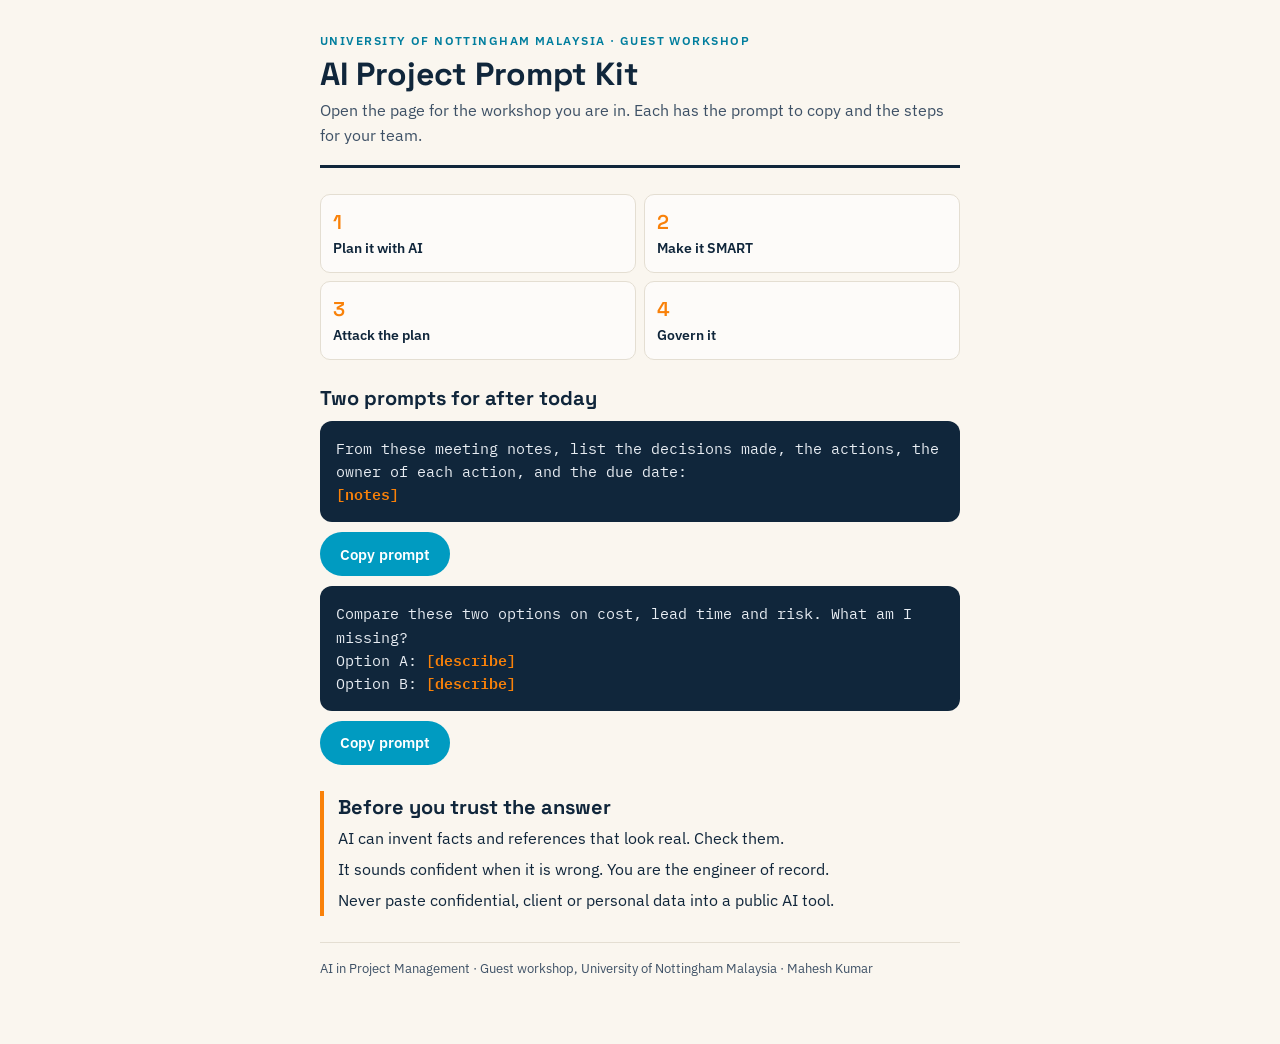
<file: index.html>
<!doctype html>
<html lang="en">
<head>
<meta charset="utf-8">
<meta name="viewport" content="width=device-width, initial-scale=1, viewport-fit=cover">
<title>AI Project Prompt Kit</title>
<link rel="preconnect" href="https://fonts.googleapis.com">
<link rel="stylesheet" href="https://fonts.googleapis.com/css2?family=IBM+Plex+Mono:wght@400;600&family=IBM+Plex+Sans:wght@400;600&family=Space+Grotesk:wght@600;700&display=swap">
<link rel="stylesheet" href="kit.css">
</head>
<body>
<div class="wrap">
<header><span class="eyebrow">University of Nottingham Malaysia · Guest workshop</span><div class="top"><h1>AI Project Prompt Kit</h1></div><p class="lede">Open the page for the workshop you are in. Each has the prompt to copy and the steps for your team.</p></header>
<nav aria-label="Workshops"><a href="ws1.html"><span>1</span>Plan it with AI</a><a href="ws2.html"><span>2</span>Make it SMART</a><a href="ws3.html"><span>3</span>Attack the plan</a><a href="ws4.html"><span>4</span>Govern it</a></nav><section class="block"><h2>Two prompts for after today</h2><pre class="prompt" id="b1" data-tpl="From these meeting notes, list the decisions made, the actions, the owner of each action, and the due date:
{notes}"></pre><button class="copy" type="button" data-target="b1">Copy prompt</button><pre class="prompt" id="b2" data-tpl="Compare these two options on cost, lead time and risk. What am I missing?
Option A: {describe}
Option B: {describe}"></pre><button class="copy" type="button" data-target="b2">Copy prompt</button></section><div class="watch"><h2>Before you trust the answer</h2><p>AI can invent facts and references that look real. Check them.</p><p>It sounds confident when it is wrong. You are the engineer of record.</p><p>Never paste confidential, client or personal data into a public AI tool.</p></div>

<footer>AI in Project Management · Guest workshop, University of Nottingham Malaysia · Mahesh Kumar</footer>
</div>
<script src="kit.js"></script>
</body>
</html>
</file>
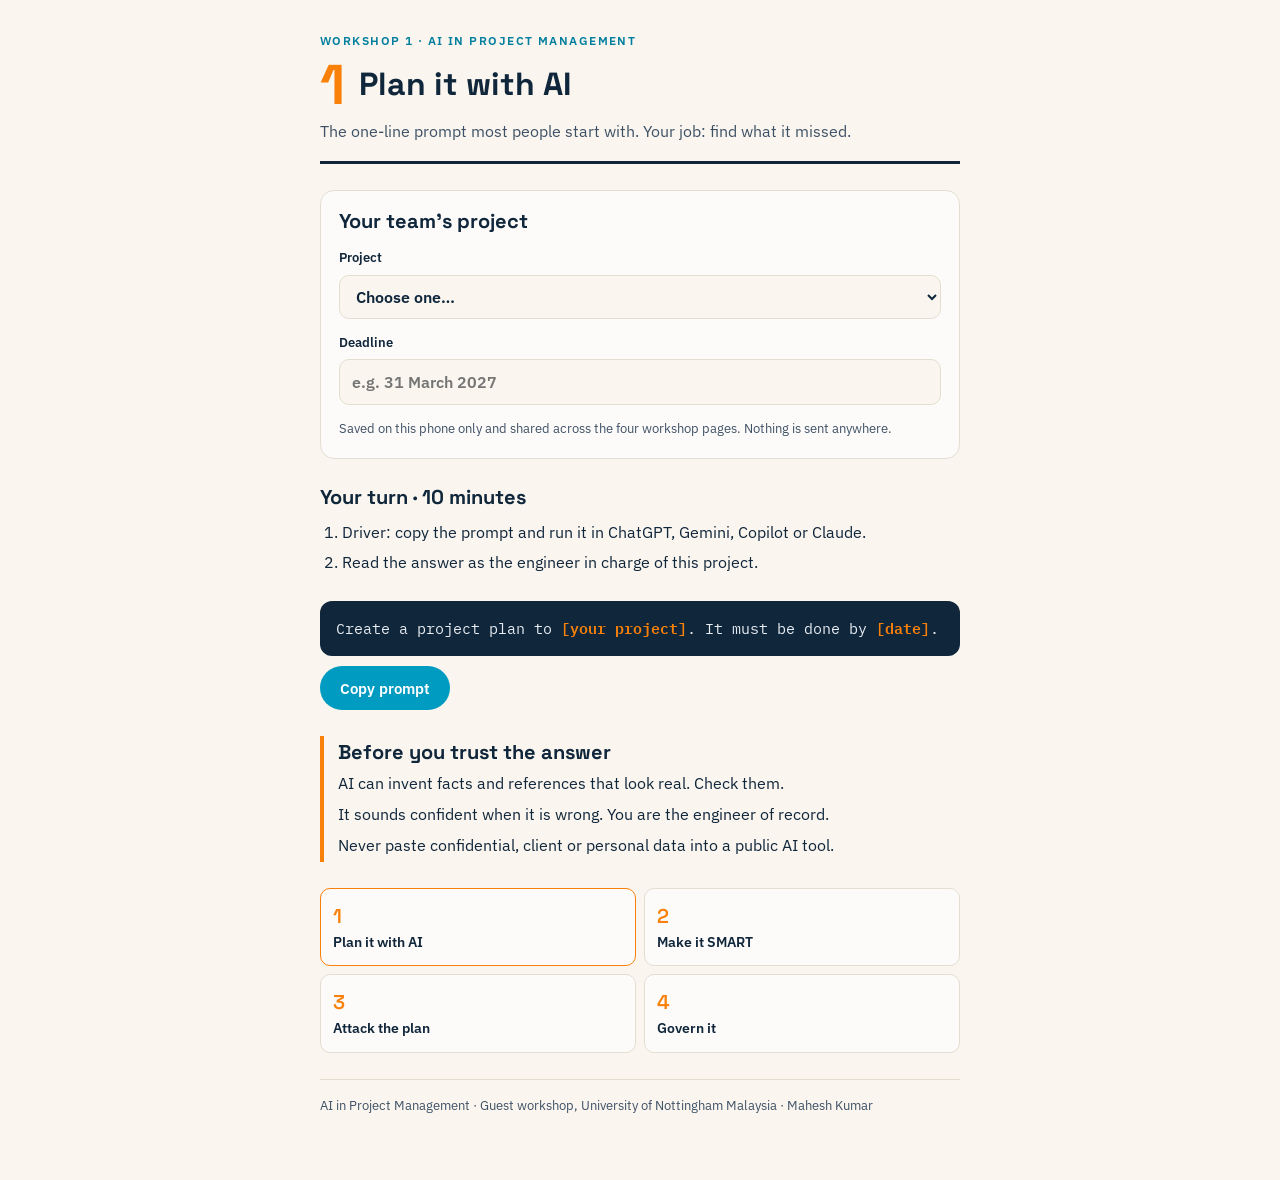
<file: ws1.html>
<!doctype html>
<html lang="en">
<head>
<meta charset="utf-8">
<meta name="viewport" content="width=device-width, initial-scale=1, viewport-fit=cover">
<title>Plan it with AI</title>
<link rel="preconnect" href="https://fonts.googleapis.com">
<link rel="stylesheet" href="https://fonts.googleapis.com/css2?family=IBM+Plex+Mono:wght@400;600&family=IBM+Plex+Sans:wght@400;600&family=Space+Grotesk:wght@600;700&display=swap">
<link rel="stylesheet" href="kit.css">
</head>
<body>
<div class="wrap">
<header><span class="eyebrow">Workshop 1 · AI in Project Management</span><div class="top"><span class="big">1</span><h1>Plan it with AI</h1></div><p class="lede">The one-line prompt most people start with. Your job: find what it missed.</p></header>
<section class="mine" aria-labelledby="mine-h"><h2 id="mine-h">Your team’s project</h2><label for="project">Project<select id="project"><option value="">Choose one…</option><option>install and commission a new CNC machine in our workshop</option><option>set up a 3D-printing lab for our department</option><option>relocate a production line to a new area of the factory</option><option>build a test rig for fatigue testing</option><option>run a student robotics competition</option><option>add rooftop solar panels to a factory</option><option value="__own">Our own project…</option></select></label><label for="own" id="own-wrap" hidden>Describe your project<input id="own" type="text" placeholder="e.g. upgrade the compressed-air system"></label><label for="deadline">Deadline<input id="deadline" type="text" placeholder="e.g. 31 March 2027"></label><p>Saved on this phone only and shared across the four workshop pages. Nothing is sent anywhere.</p></section>
<section class="block" aria-labelledby="do-h"><h2 id="do-h">Your turn · 10 minutes</h2><ol class="steps"><li>Driver: copy the prompt and run it in ChatGPT, Gemini, Copilot or Claude.</li><li>Read the answer as the engineer in charge of this project.</li></ol></section>
<section class="block"><pre class="prompt" id="p1" data-tpl="Create a project plan to {project}. It must be done by {deadline}."></pre><button class="copy" type="button" data-target="p1">Copy prompt</button></section>
<div class="watch"><h2>Before you trust the answer</h2><p>AI can invent facts and references that look real. Check them.</p><p>It sounds confident when it is wrong. You are the engineer of record.</p><p>Never paste confidential, client or personal data into a public AI tool.</p></div>
<nav aria-label="Workshops"><a href="ws1.html" aria-current="page"><span>1</span>Plan it with AI</a><a href="ws2.html"><span>2</span>Make it SMART</a><a href="ws3.html"><span>3</span>Attack the plan</a><a href="ws4.html"><span>4</span>Govern it</a></nav>
<footer>AI in Project Management · Guest workshop, University of Nottingham Malaysia · Mahesh Kumar</footer>
</div>
<script src="kit.js"></script>
</body>
</html>
</file>
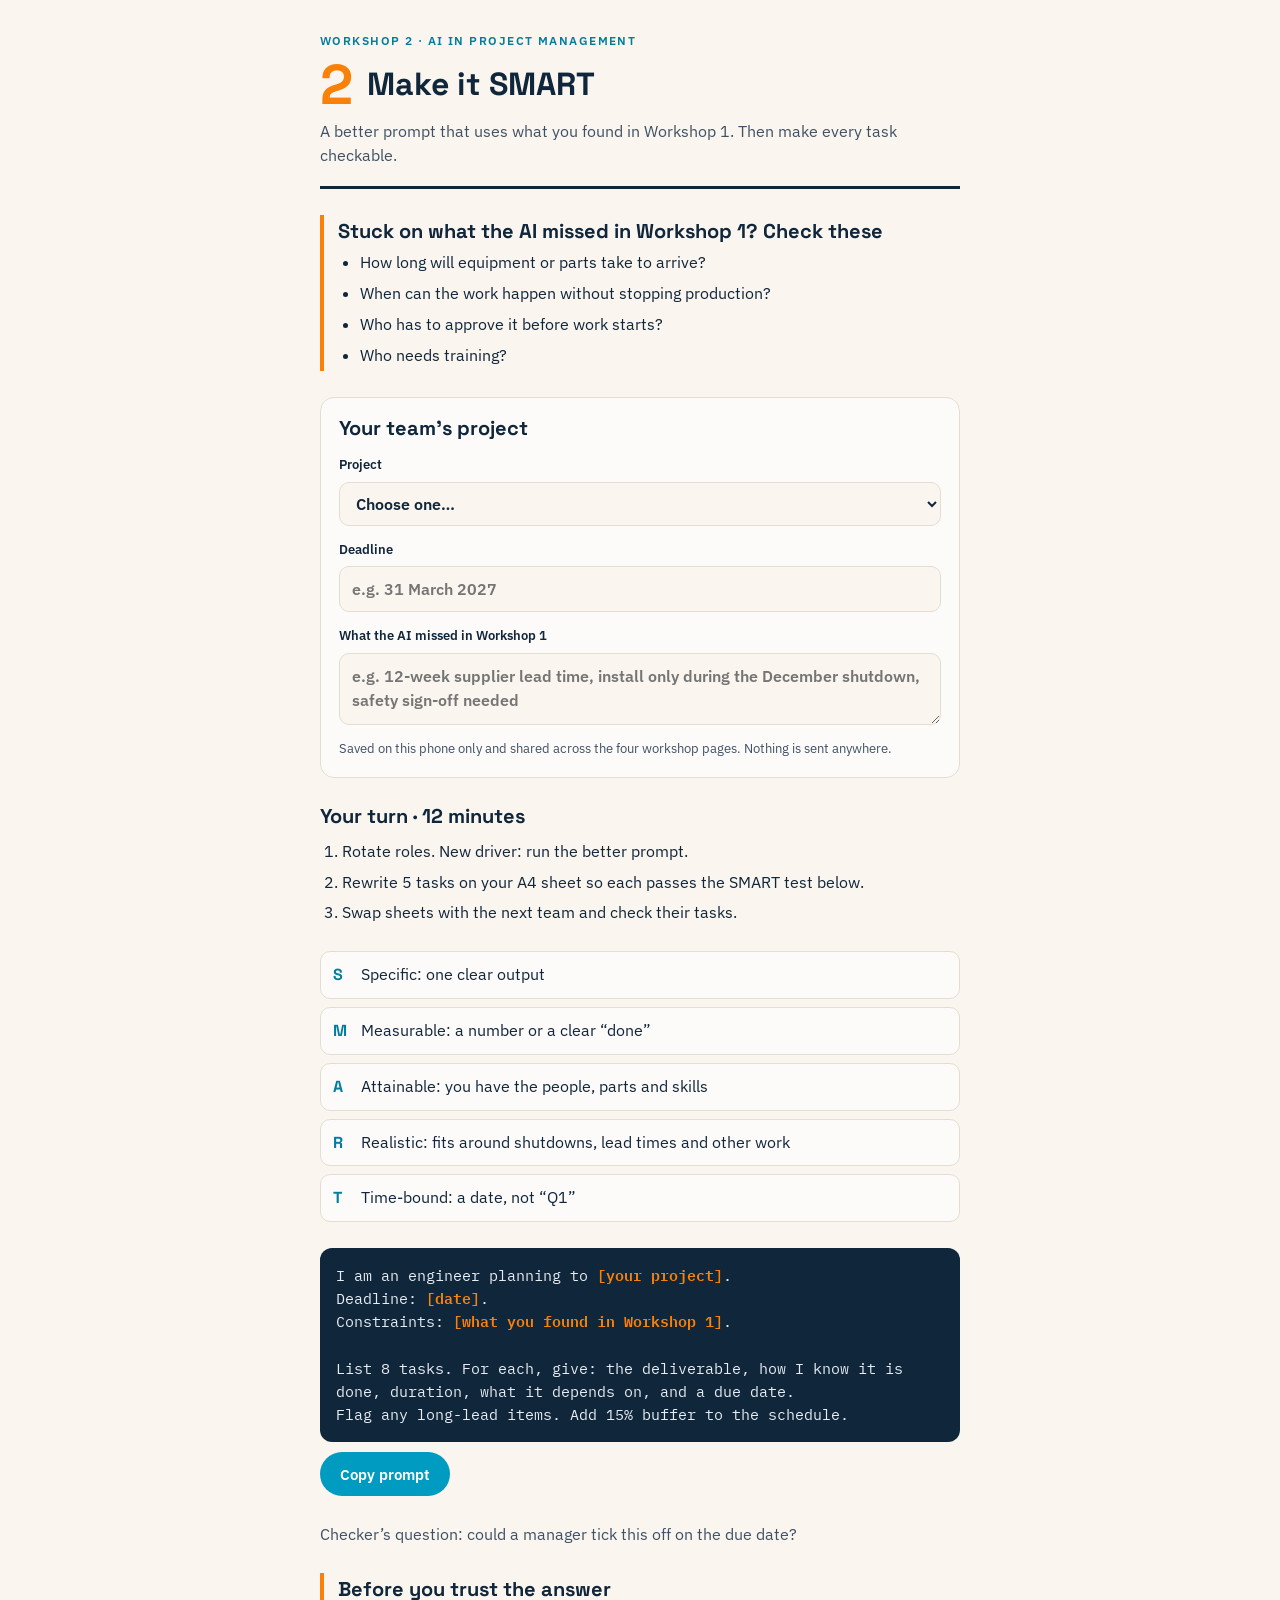
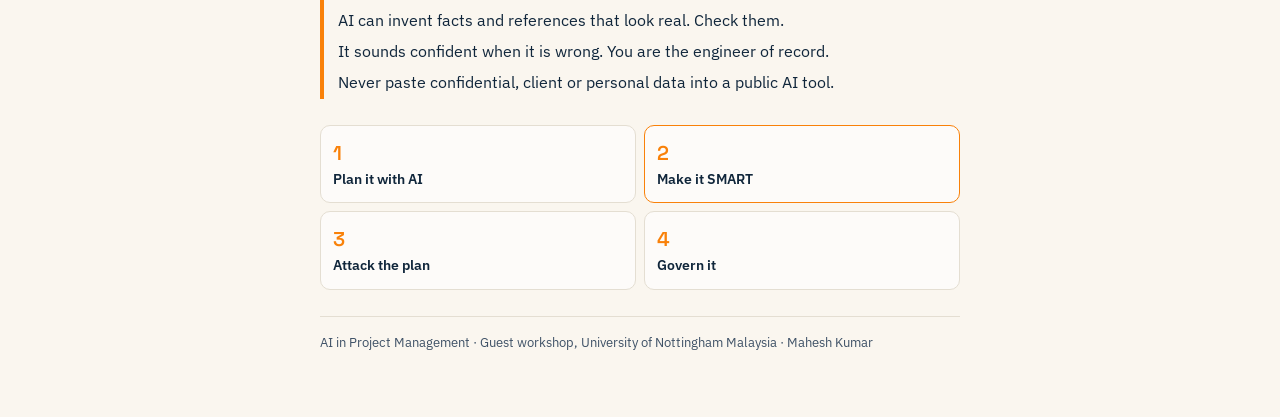
<file: ws2.html>
<!doctype html>
<html lang="en">
<head>
<meta charset="utf-8">
<meta name="viewport" content="width=device-width, initial-scale=1, viewport-fit=cover">
<title>Make it SMART</title>
<link rel="preconnect" href="https://fonts.googleapis.com">
<link rel="stylesheet" href="https://fonts.googleapis.com/css2?family=IBM+Plex+Mono:wght@400;600&family=IBM+Plex+Sans:wght@400;600&family=Space+Grotesk:wght@600;700&display=swap">
<link rel="stylesheet" href="kit.css">
</head>
<body>
<div class="wrap">
<header><span class="eyebrow">Workshop 2 · AI in Project Management</span><div class="top"><span class="big">2</span><h1>Make it SMART</h1></div><p class="lede">A better prompt that uses what you found in Workshop 1. Then make every task checkable.</p></header>
<section class="watch"><h2>Stuck on what the AI missed in Workshop 1? Check these</h2><ul class="steps"><li>How long will equipment or parts take to arrive?</li><li>When can the work happen without stopping production?</li><li>Who has to approve it before work starts?</li><li>Who needs training?</li></ul></section>
<section class="mine" aria-labelledby="mine-h"><h2 id="mine-h">Your team’s project</h2><label for="project">Project<select id="project"><option value="">Choose one…</option><option>install and commission a new CNC machine in our workshop</option><option>set up a 3D-printing lab for our department</option><option>relocate a production line to a new area of the factory</option><option>build a test rig for fatigue testing</option><option>run a student robotics competition</option><option>add rooftop solar panels to a factory</option><option value="__own">Our own project…</option></select></label><label for="own" id="own-wrap" hidden>Describe your project<input id="own" type="text" placeholder="e.g. upgrade the compressed-air system"></label><label for="deadline">Deadline<input id="deadline" type="text" placeholder="e.g. 31 March 2027"></label><label for="missed">What the AI missed in Workshop 1<textarea id="missed" placeholder="e.g. 12-week supplier lead time, install only during the December shutdown, safety sign-off needed"></textarea></label><p>Saved on this phone only and shared across the four workshop pages. Nothing is sent anywhere.</p></section>
<section class="block" aria-labelledby="do-h"><h2 id="do-h">Your turn · 12 minutes</h2><ol class="steps"><li>Rotate roles. New driver: run the better prompt.</li><li>Rewrite 5 tasks on your A4 sheet so each passes the SMART test below.</li><li>Swap sheets with the next team and check their tasks.</li></ol></section>
<ul class="check"><li><b>S</b><span>Specific: one clear output</span></li><li><b>M</b><span>Measurable: a number or a clear “done”</span></li><li><b>A</b><span>Attainable: you have the people, parts and skills</span></li><li><b>R</b><span>Realistic: fits around shutdowns, lead times and other work</span></li><li><b>T</b><span>Time-bound: a date, not “Q1”</span></li></ul>
<section class="block"><pre class="prompt" id="p1" data-tpl="I am an engineer planning to {project}.
Deadline: {deadline}.
Constraints: {missed}.

List 8 tasks. For each, give: the deliverable, how I know it is done, duration, what it depends on, and a due date.
Flag any long-lead items. Add 15% buffer to the schedule."></pre><button class="copy" type="button" data-target="p1">Copy prompt</button></section>
<p class="lede">Checker’s question: could a manager tick this off on the due date?</p>
<div class="watch"><h2>Before you trust the answer</h2><p>AI can invent facts and references that look real. Check them.</p><p>It sounds confident when it is wrong. You are the engineer of record.</p><p>Never paste confidential, client or personal data into a public AI tool.</p></div>
<nav aria-label="Workshops"><a href="ws1.html"><span>1</span>Plan it with AI</a><a href="ws2.html" aria-current="page"><span>2</span>Make it SMART</a><a href="ws3.html"><span>3</span>Attack the plan</a><a href="ws4.html"><span>4</span>Govern it</a></nav>
<footer>AI in Project Management · Guest workshop, University of Nottingham Malaysia · Mahesh Kumar</footer>
</div>
<script src="kit.js"></script>
</body>
</html>
</file>
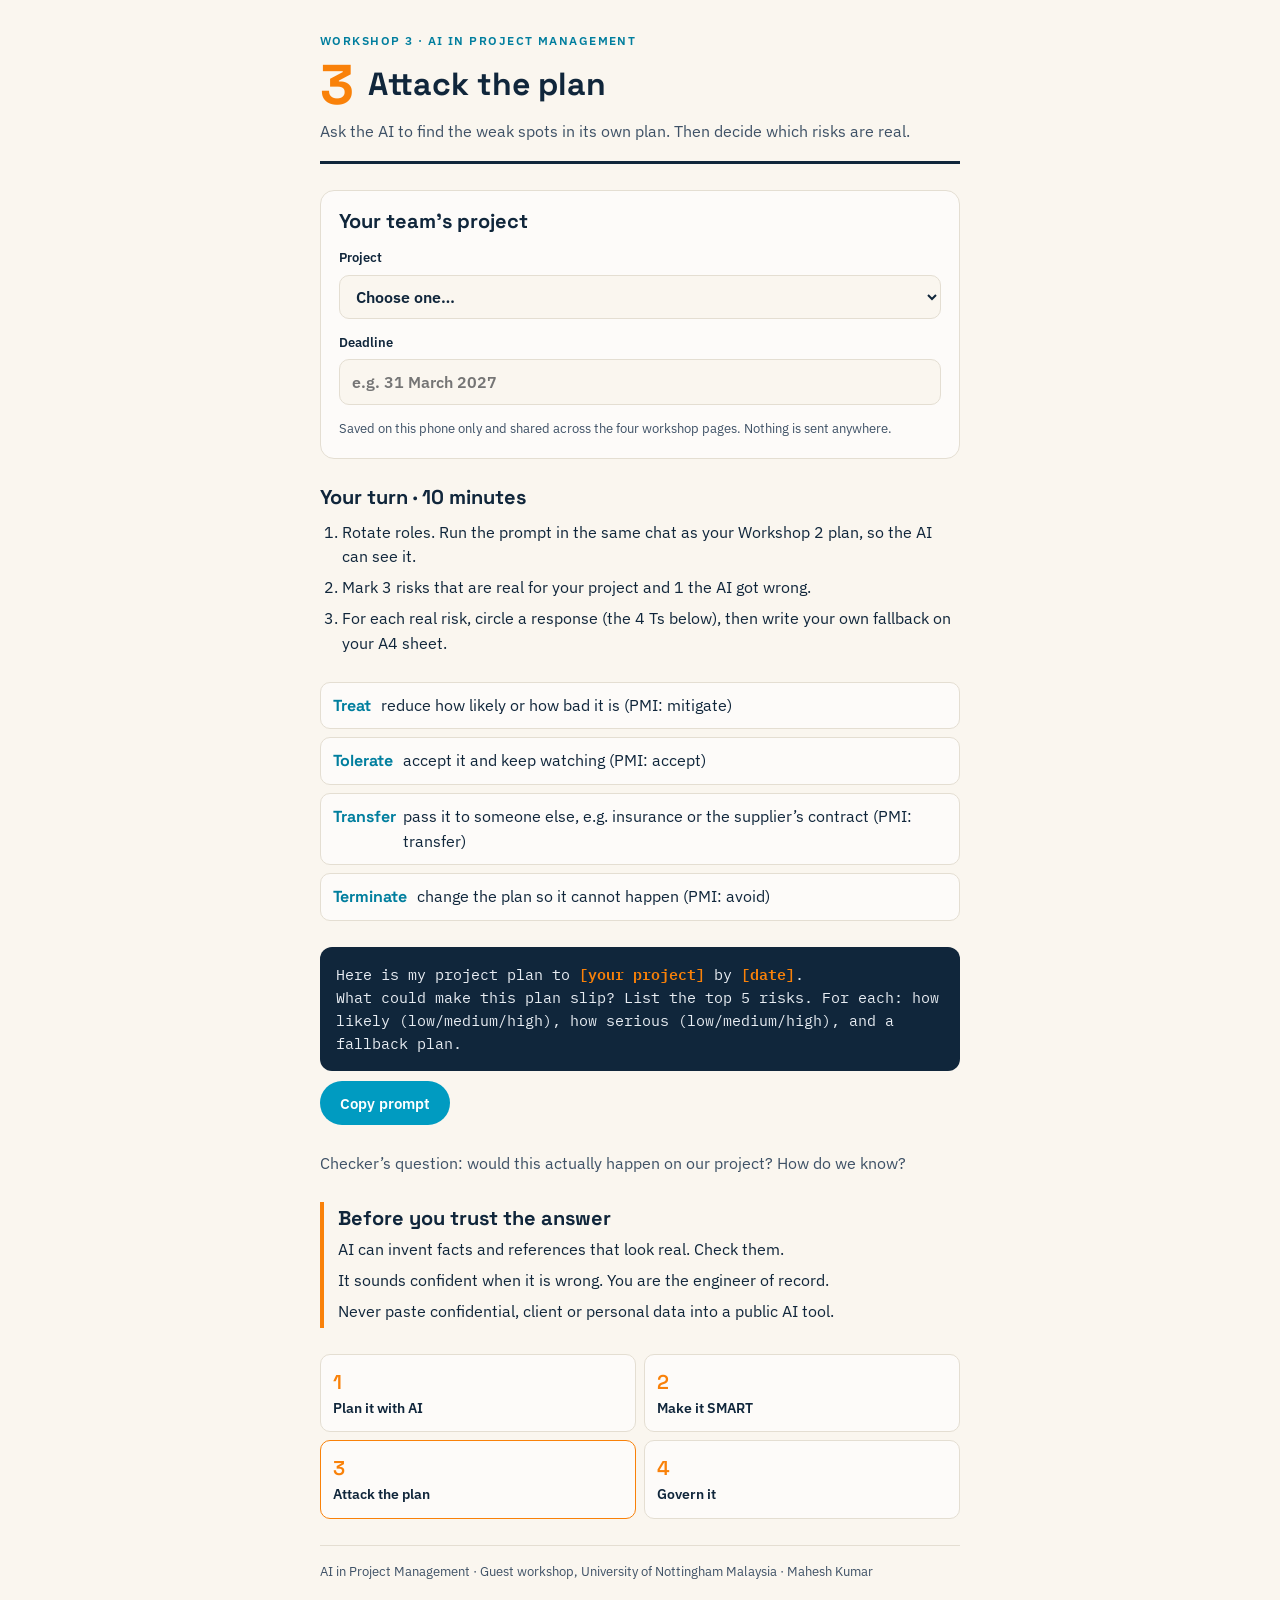
<file: ws3.html>
<!doctype html>
<html lang="en">
<head>
<meta charset="utf-8">
<meta name="viewport" content="width=device-width, initial-scale=1, viewport-fit=cover">
<title>Attack the plan</title>
<link rel="preconnect" href="https://fonts.googleapis.com">
<link rel="stylesheet" href="https://fonts.googleapis.com/css2?family=IBM+Plex+Mono:wght@400;600&family=IBM+Plex+Sans:wght@400;600&family=Space+Grotesk:wght@600;700&display=swap">
<link rel="stylesheet" href="kit.css">
</head>
<body>
<div class="wrap">
<header><span class="eyebrow">Workshop 3 · AI in Project Management</span><div class="top"><span class="big">3</span><h1>Attack the plan</h1></div><p class="lede">Ask the AI to find the weak spots in its own plan. Then decide which risks are real.</p></header>
<section class="mine" aria-labelledby="mine-h"><h2 id="mine-h">Your team’s project</h2><label for="project">Project<select id="project"><option value="">Choose one…</option><option>install and commission a new CNC machine in our workshop</option><option>set up a 3D-printing lab for our department</option><option>relocate a production line to a new area of the factory</option><option>build a test rig for fatigue testing</option><option>run a student robotics competition</option><option>add rooftop solar panels to a factory</option><option value="__own">Our own project…</option></select></label><label for="own" id="own-wrap" hidden>Describe your project<input id="own" type="text" placeholder="e.g. upgrade the compressed-air system"></label><label for="deadline">Deadline<input id="deadline" type="text" placeholder="e.g. 31 March 2027"></label><p>Saved on this phone only and shared across the four workshop pages. Nothing is sent anywhere.</p></section>
<section class="block" aria-labelledby="do-h"><h2 id="do-h">Your turn · 10 minutes</h2><ol class="steps"><li>Rotate roles. Run the prompt in the same chat as your Workshop 2 plan, so the AI can see it.</li><li>Mark 3 risks that are real for your project and 1 the AI got wrong.</li><li>For each real risk, circle a response (the 4 Ts below), then write your own fallback on your A4 sheet.</li></ol></section>
<ul class="check"><li><b>Treat</b><span>reduce how likely or how bad it is (PMI: mitigate)</span></li><li><b>Tolerate</b><span>accept it and keep watching (PMI: accept)</span></li><li><b>Transfer</b><span>pass it to someone else, e.g. insurance or the supplier’s contract (PMI: transfer)</span></li><li><b>Terminate</b><span>change the plan so it cannot happen (PMI: avoid)</span></li></ul>
<section class="block"><pre class="prompt" id="p1" data-tpl="Here is my project plan to {project} by {deadline}.
What could make this plan slip? List the top 5 risks. For each: how likely (low/medium/high), how serious (low/medium/high), and a fallback plan."></pre><button class="copy" type="button" data-target="p1">Copy prompt</button></section>
<p class="lede">Checker’s question: would this actually happen on our project? How do we know?</p>
<div class="watch"><h2>Before you trust the answer</h2><p>AI can invent facts and references that look real. Check them.</p><p>It sounds confident when it is wrong. You are the engineer of record.</p><p>Never paste confidential, client or personal data into a public AI tool.</p></div>
<nav aria-label="Workshops"><a href="ws1.html"><span>1</span>Plan it with AI</a><a href="ws2.html"><span>2</span>Make it SMART</a><a href="ws3.html" aria-current="page"><span>3</span>Attack the plan</a><a href="ws4.html"><span>4</span>Govern it</a></nav>
<footer>AI in Project Management · Guest workshop, University of Nottingham Malaysia · Mahesh Kumar</footer>
</div>
<script src="kit.js"></script>
</body>
</html>
</file>
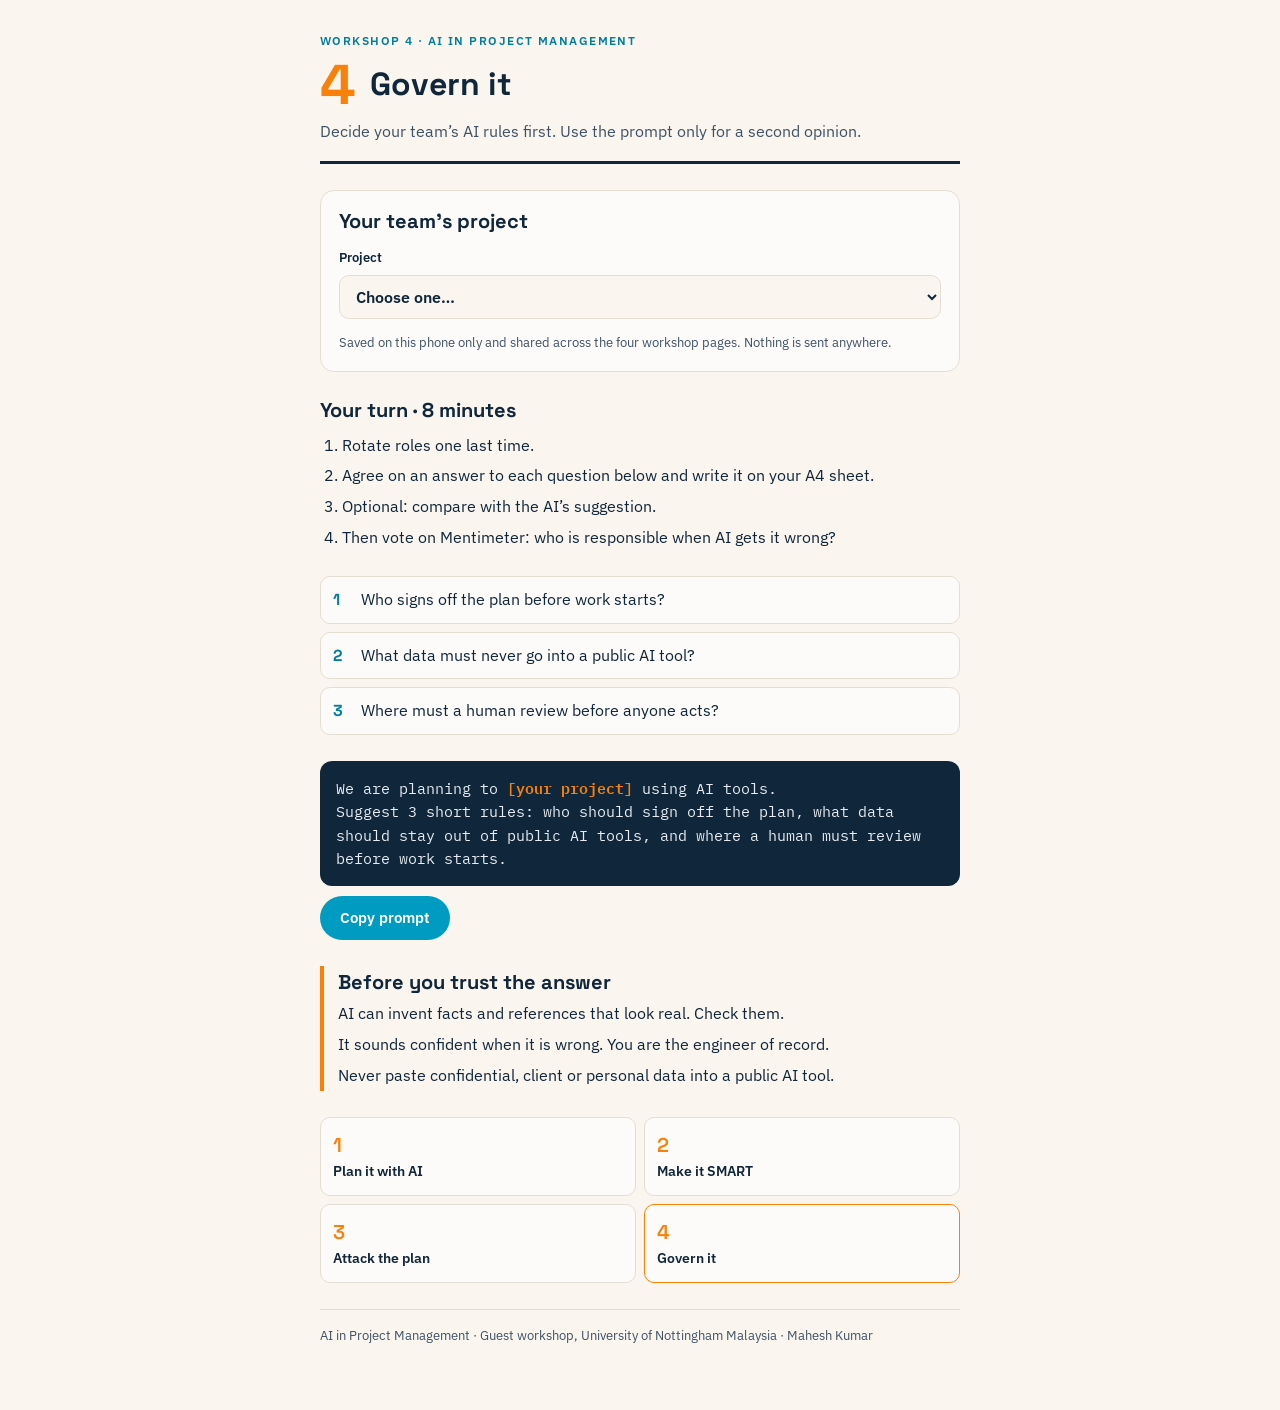
<file: ws4.html>
<!doctype html>
<html lang="en">
<head>
<meta charset="utf-8">
<meta name="viewport" content="width=device-width, initial-scale=1, viewport-fit=cover">
<title>Govern it</title>
<link rel="preconnect" href="https://fonts.googleapis.com">
<link rel="stylesheet" href="https://fonts.googleapis.com/css2?family=IBM+Plex+Mono:wght@400;600&family=IBM+Plex+Sans:wght@400;600&family=Space+Grotesk:wght@600;700&display=swap">
<link rel="stylesheet" href="kit.css">
</head>
<body>
<div class="wrap">
<header><span class="eyebrow">Workshop 4 · AI in Project Management</span><div class="top"><span class="big">4</span><h1>Govern it</h1></div><p class="lede">Decide your team’s AI rules first. Use the prompt only for a second opinion.</p></header>
<section class="mine" aria-labelledby="mine-h"><h2 id="mine-h">Your team’s project</h2><label for="project">Project<select id="project"><option value="">Choose one…</option><option>install and commission a new CNC machine in our workshop</option><option>set up a 3D-printing lab for our department</option><option>relocate a production line to a new area of the factory</option><option>build a test rig for fatigue testing</option><option>run a student robotics competition</option><option>add rooftop solar panels to a factory</option><option value="__own">Our own project…</option></select></label><label for="own" id="own-wrap" hidden>Describe your project<input id="own" type="text" placeholder="e.g. upgrade the compressed-air system"></label><p>Saved on this phone only and shared across the four workshop pages. Nothing is sent anywhere.</p></section>
<section class="block" aria-labelledby="do-h"><h2 id="do-h">Your turn · 8 minutes</h2><ol class="steps"><li>Rotate roles one last time.</li><li>Agree on an answer to each question below and write it on your A4 sheet.</li><li>Optional: compare with the AI’s suggestion.</li><li>Then vote on Mentimeter: who is responsible when AI gets it wrong?</li></ol></section>
<ul class="check"><li><b>1</b><span>Who signs off the plan before work starts?</span></li><li><b>2</b><span>What data must never go into a public AI tool?</span></li><li><b>3</b><span>Where must a human review before anyone acts?</span></li></ul>
<section class="block"><pre class="prompt" id="p1" data-tpl="We are planning to {project} using AI tools.
Suggest 3 short rules: who should sign off the plan, what data should stay out of public AI tools, and where a human must review before work starts."></pre><button class="copy" type="button" data-target="p1">Copy prompt</button></section>
<div class="watch"><h2>Before you trust the answer</h2><p>AI can invent facts and references that look real. Check them.</p><p>It sounds confident when it is wrong. You are the engineer of record.</p><p>Never paste confidential, client or personal data into a public AI tool.</p></div>
<nav aria-label="Workshops"><a href="ws1.html"><span>1</span>Plan it with AI</a><a href="ws2.html"><span>2</span>Make it SMART</a><a href="ws3.html"><span>3</span>Attack the plan</a><a href="ws4.html" aria-current="page"><span>4</span>Govern it</a></nav>
<footer>AI in Project Management · Guest workshop, University of Nottingham Malaysia · Mahesh Kumar</footer>
</div>
<script src="kit.js"></script>
</body>
</html>
</file>
<file: kit.css>
:root {
  --bg: #FAF6EF; --surface: #FDFBF9; --ink: #10263B; --ink-soft: #3E5166; --line: #E4DED2;
  --sky: #007E9E; --sky-fill: #009BC1; --orange: #F98109; --code-bg: #10263B; --code-ink: #E8EDF3; --slot: #F98109;
  --font-display: 'Space Grotesk', 'Segoe UI', Arial, sans-serif;
  --font-body: 'IBM Plex Sans', 'Segoe UI', Arial, sans-serif;
  --font-mono: 'IBM Plex Mono', Consolas, 'Courier New', monospace;
}
@media (prefers-color-scheme: dark) {
  :root { --bg: #0B1C2C; --surface: #10263B; --ink: #F3F4F5; --ink-soft: #B9C4CF; --line: #24405A;
    --sky: #3CC3E3; --code-bg: #061320; --slot: #FFA34A; color-scheme: dark; }
}
* { box-sizing: border-box; }
[hidden] { display: none !important; }
body { margin: 0; background: var(--bg); color: var(--ink); font-family: var(--font-body); font-size: 16px; line-height: 1.55;
  padding-left: max(16px, env(safe-area-inset-left, 0px)); padding-right: max(16px, env(safe-area-inset-right, 0px)); }
.wrap { max-width: 640px; margin: 0 auto; padding-block: 24px 64px; display: flex; flex-direction: column; gap: 26px; }
header { display: flex; flex-direction: column; gap: 6px; border-bottom: 3px solid var(--ink); padding-block: 8px 18px; }
.top { display: flex; align-items: center; gap: 14px; }
.big { font-family: var(--font-display); font-size: 56px; font-weight: 700; line-height: 1; color: var(--orange); }
.eyebrow { font-size: 12px; font-weight: 600; letter-spacing: .12em; text-transform: uppercase; color: var(--sky); }
h1 { font-family: var(--font-display); font-size: 32px; line-height: 1.1; margin: 0; text-wrap: balance; }
h2 { font-family: var(--font-display); font-size: 20px; margin: 0; line-height: 1.25; }
.lede { margin: 0; color: var(--ink-soft); }
.mine { background: var(--surface); border: 1px solid var(--line); border-radius: 14px; padding: 18px; display: flex; flex-direction: column; gap: 14px; }
.mine p { margin: 0; font-size: 13px; color: var(--ink-soft); }
label { display: flex; flex-direction: column; gap: 6px; font-size: 13px; font-weight: 600; }
input, textarea, select { font: inherit; font-size: 16px; color: var(--ink); background: var(--bg); border: 1px solid var(--line); border-radius: 10px; padding: 10px 12px; width: 100%; }
textarea { min-height: 72px; resize: vertical; }
input:focus-visible, textarea:focus-visible, select:focus-visible, button:focus-visible, a:focus-visible { outline: 3px solid var(--sky-fill); outline-offset: 2px; }
.block { display: flex; flex-direction: column; gap: 10px; }
.prompt { background: var(--code-bg); color: var(--code-ink); border-radius: 12px; padding: 16px; font-family: var(--font-mono); font-size: 14.5px; line-height: 1.6; white-space: pre-wrap; overflow-wrap: anywhere; margin: 0; }
.slot { color: var(--slot); font-weight: 600; }
button.copy { align-self: flex-start; font: inherit; font-weight: 600; font-size: 15px; border: 0; border-radius: 999px; padding: 10px 20px; background: var(--sky-fill); color: #FFFFFF; cursor: pointer; min-height: 44px; }
button.copy[data-done] { background: var(--ink); color: var(--bg); }
.steps { margin: 0; padding-left: 22px; display: flex; flex-direction: column; gap: 6px; }
.check { list-style: none; margin: 0; padding: 0; display: grid; gap: 8px; }
.check li { display: flex; gap: 10px; align-items: baseline; background: var(--surface); border: 1px solid var(--line); border-radius: 10px; padding: 10px 12px; }
.check b { font-family: var(--font-display); color: var(--sky); min-width: 18px; }
.watch { border-left: 4px solid var(--orange); padding: 4px 0 4px 14px; display: flex; flex-direction: column; gap: 6px; }
.watch p { margin: 0; }
nav { display: grid; grid-template-columns: repeat(2, minmax(0, 1fr)); gap: 8px; }
nav a { display: block; text-decoration: none; color: var(--ink); background: var(--surface); border: 1px solid var(--line); border-radius: 10px; padding: 12px; font-weight: 600; font-size: 14px; }
nav a[aria-current] { border-color: var(--orange); }
nav a span { display: block; font-family: var(--font-display); color: var(--orange); font-size: 20px; }
footer { font-size: 13px; color: var(--ink-soft); border-top: 1px solid var(--line); padding-top: 16px; }
</file>
